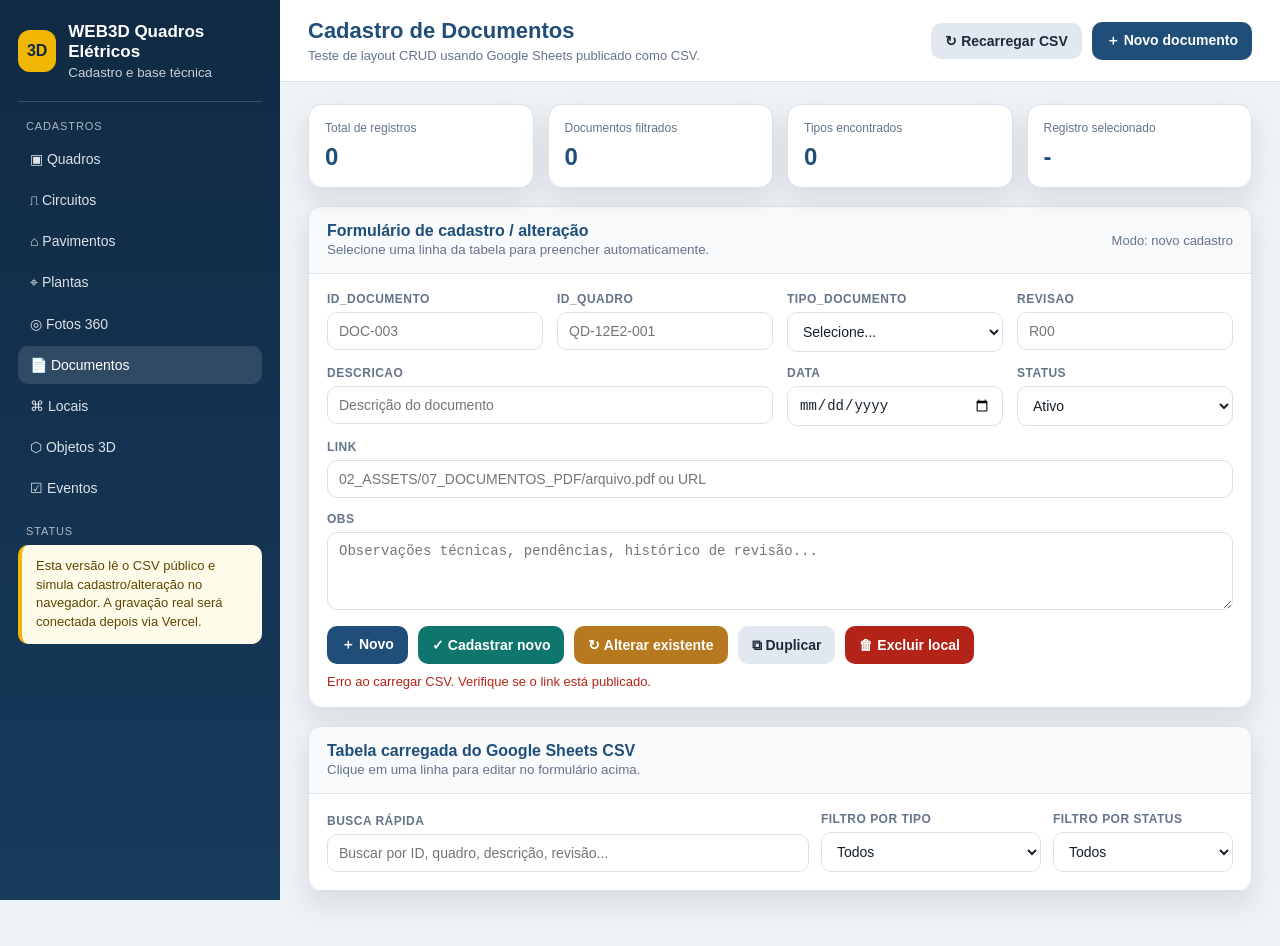
<file: 00_TESTES/index_doc.html>
<!DOCTYPE html>
<html lang="pt-BR">
<head>
  <meta charset="UTF-8" />
  <meta name="viewport" content="width=device-width, initial-scale=1.0" />
  <title>WEB3D - Cadastro de Documentos</title>
  <style>
    :root {
      --bg: #eef2f6;
      --surface: #ffffff;
      --surface-2: #f8fafc;
      --sidebar: #102a43;
      --sidebar-2: #173b5c;
      --primary: #1f4e79;
      --primary-2: #2563eb;
      --accent: #f2b705;
      --text: #17212b;
      --muted: #64748b;
      --border: #d9e2ec;
      --danger: #b42318;
      --success: #0f766e;
      --warning: #b7791f;
      --shadow: 0 12px 28px rgba(15, 23, 42, 0.10);
      --radius: 14px;
    }

    * { box-sizing: border-box; }

    body {
      margin: 0;
      font-family: Arial, Helvetica, sans-serif;
      background: var(--bg);
      color: var(--text);
    }

    .app {
      display: grid;
      grid-template-columns: 280px 1fr;
      min-height: 100vh;
    }

    aside {
      background: linear-gradient(180deg, var(--sidebar), var(--sidebar-2));
      color: #fff;
      padding: 22px 18px;
      position: sticky;
      top: 0;
      height: 100vh;
      overflow-y: auto;
    }

    .brand {
      display: flex;
      gap: 12px;
      align-items: center;
      padding-bottom: 20px;
      border-bottom: 1px solid rgba(255,255,255,0.16);
      margin-bottom: 18px;
    }

    .brand-icon {
      width: 42px;
      height: 42px;
      border-radius: 12px;
      background: var(--accent);
      color: #102a43;
      display: grid;
      place-items: center;
      font-weight: 800;
    }

    .brand h1 {
      font-size: 17px;
      margin: 0;
      line-height: 1.2;
    }

    .brand small { opacity: .78; }

    .nav-title {
      font-size: 11px;
      text-transform: uppercase;
      letter-spacing: .08em;
      opacity: .65;
      margin: 18px 8px 8px;
    }

    .nav-item {
      display: flex;
      align-items: center;
      gap: 10px;
      padding: 11px 12px;
      border-radius: 10px;
      color: rgba(255,255,255,.86);
      text-decoration: none;
      font-size: 14px;
      margin: 3px 0;
      cursor: pointer;
    }

    .nav-item.active, .nav-item:hover {
      background: rgba(255,255,255,.12);
      color: #fff;
    }

    .main {
      min-width: 0;
      display: flex;
      flex-direction: column;
    }

    header {
      background: var(--surface);
      border-bottom: 1px solid var(--border);
      padding: 18px 28px;
      display: flex;
      justify-content: space-between;
      gap: 16px;
      align-items: center;
      position: sticky;
      top: 0;
      z-index: 10;
    }

    header h2 { margin: 0 0 4px; font-size: 22px; color: var(--primary); }
    header p { margin: 0; color: var(--muted); font-size: 13px; }

    .header-actions { display: flex; gap: 10px; align-items: center; flex-wrap: wrap; justify-content: flex-end; }

    .content {
      padding: 22px 28px 36px;
      max-width: 1500px;
      width: 100%;
    }

    .cards {
      display: grid;
      grid-template-columns: repeat(4, minmax(150px, 1fr));
      gap: 14px;
      margin-bottom: 18px;
    }

    .kpi {
      background: var(--surface);
      border: 1px solid var(--border);
      border-radius: var(--radius);
      padding: 16px;
      box-shadow: var(--shadow);
    }

    .kpi span { display: block; color: var(--muted); font-size: 12px; margin-bottom: 8px; }
    .kpi strong { font-size: 24px; color: var(--primary); }

    .panel {
      background: var(--surface);
      border: 1px solid var(--border);
      border-radius: var(--radius);
      box-shadow: var(--shadow);
      margin-bottom: 18px;
      overflow: hidden;
    }

    .panel-head {
      padding: 15px 18px;
      border-bottom: 1px solid var(--border);
      background: var(--surface-2);
      display: flex;
      justify-content: space-between;
      gap: 12px;
      align-items: center;
      flex-wrap: wrap;
    }

    .panel-head h3 { margin: 0; font-size: 16px; color: var(--primary); }
    .panel-head small { color: var(--muted); }
    .panel-body { padding: 18px; }

    .form-grid {
      display: grid;
      grid-template-columns: repeat(4, minmax(180px, 1fr));
      gap: 14px;
    }

    .field { display: flex; flex-direction: column; gap: 6px; }
    .field.full { grid-column: 1 / -1; }
    .field.double { grid-column: span 2; }

    label { font-size: 12px; color: var(--muted); font-weight: 700; text-transform: uppercase; letter-spacing: .04em; }

    input, select, textarea {
      width: 100%;
      border: 1px solid var(--border);
      border-radius: 10px;
      padding: 10px 11px;
      font-size: 14px;
      background: #fff;
      color: var(--text);
      outline: none;
    }

    input:focus, select:focus, textarea:focus { border-color: var(--primary-2); box-shadow: 0 0 0 3px rgba(37,99,235,.12); }
    textarea { min-height: 78px; resize: vertical; }

    .toolbar {
      display: flex;
      gap: 10px;
      flex-wrap: wrap;
      align-items: center;
      justify-content: space-between;
      margin-top: 16px;
    }

    .button-group { display: flex; gap: 10px; flex-wrap: wrap; }

    button {
      border: 0;
      border-radius: 10px;
      padding: 10px 14px;
      font-size: 14px;
      cursor: pointer;
      font-weight: 700;
      display: inline-flex;
      gap: 8px;
      align-items: center;
      justify-content: center;
    }

    .btn-primary { background: var(--primary); color: #fff; }
    .btn-secondary { background: #e2e8f0; color: #1e293b; }
    .btn-success { background: var(--success); color: #fff; }
    .btn-danger { background: var(--danger); color: #fff; }
    .btn-warning { background: var(--warning); color: #fff; }
    button:hover { filter: brightness(.96); }

    .filters {
      display: grid;
      grid-template-columns: 1fr 220px 180px;
      gap: 12px;
      align-items: end;
      width: 100%;
    }

    .table-wrap {
      overflow: auto;
      max-height: 520px;
      border-top: 1px solid var(--border);
    }

    table { width: 100%; border-collapse: collapse; min-width: 1050px; }
    thead th {
      position: sticky;
      top: 0;
      background: #eaf1f8;
      color: #163a59;
      z-index: 1;
      font-size: 12px;
      text-transform: uppercase;
      letter-spacing: .04em;
    }
    th, td { padding: 11px 12px; border-bottom: 1px solid var(--border); text-align: left; vertical-align: top; font-size: 13px; }
    tbody tr { cursor: pointer; }
    tbody tr:hover { background: #f8fafc; }
    tbody tr.selected { background: #fff7db; }

    .tag {
      display: inline-block;
      border-radius: 999px;
      padding: 4px 9px;
      font-size: 12px;
      background: #e2e8f0;
      color: #1e293b;
      white-space: nowrap;
    }

    .link-cell a { color: var(--primary-2); text-decoration: none; font-weight: 700; }
    .link-cell a:hover { text-decoration: underline; }

    .notice {
      border-left: 4px solid var(--accent);
      background: #fffbea;
      padding: 12px 14px;
      border-radius: 10px;
      color: #5f4700;
      font-size: 13px;
      line-height: 1.45;
    }

    .status-line { color: var(--muted); font-size: 13px; }

    .mobile-menu { display: none; }

    @media (max-width: 1100px) {
      .app { grid-template-columns: 1fr; }
      aside { position: fixed; inset: 0 auto 0 0; width: 280px; transform: translateX(-100%); transition: .25s; z-index: 30; }
      aside.open { transform: translateX(0); }
      .mobile-menu { display: inline-flex; }
      header { top: 0; }
      .cards { grid-template-columns: repeat(2, 1fr); }
      .form-grid { grid-template-columns: repeat(2, 1fr); }
      .filters { grid-template-columns: 1fr; }
    }

    @media (max-width: 640px) {
      header { align-items: flex-start; flex-direction: column; padding: 16px; }
      .content { padding: 16px; }
      .cards { grid-template-columns: 1fr; }
      .form-grid { grid-template-columns: 1fr; }
      .field.double { grid-column: auto; }
      .button-group, .toolbar { width: 100%; }
      button { width: 100%; }
    }
  </style>
</head>
<body>
  <div class="app">
    <aside id="sidebar">
      <div class="brand">
        <div class="brand-icon">3D</div>
        <div>
          <h1>WEB3D Quadros Elétricos</h1>
          <small>Cadastro e base técnica</small>
        </div>
      </div>

      <div class="nav-title">Cadastros</div>
      <a class="nav-item">▣ Quadros</a>
      <a class="nav-item">⎍ Circuitos</a>
      <a class="nav-item">⌂ Pavimentos</a>
      <a class="nav-item">⌖ Plantas</a>
      <a class="nav-item">◎ Fotos 360</a>
      <a class="nav-item active">📄 Documentos</a>
      <a class="nav-item">⌘ Locais</a>
      <a class="nav-item">⬡ Objetos 3D</a>
      <a class="nav-item">☑ Eventos</a>

      <div class="nav-title">Status</div>
      <div class="notice">
        Esta versão lê o CSV público e simula cadastro/alteração no navegador. A gravação real será conectada depois via Vercel.
      </div>
    </aside>

    <section class="main">
      <header>
        <div>
          <h2>Cadastro de Documentos</h2>
          <p>Teste de layout CRUD usando Google Sheets publicado como CSV.</p>
        </div>
        <div class="header-actions">
          <button class="btn-secondary mobile-menu" onclick="toggleSidebar()">☰ Menu</button>
          <button class="btn-secondary" onclick="loadCsv()">↻ Recarregar CSV</button>
          <button class="btn-primary" onclick="newRecord()">＋ Novo documento</button>
        </div>
      </header>

      <main class="content">
        <section class="cards">
          <div class="kpi"><span>Total de registros</span><strong id="kpiTotal">0</strong></div>
          <div class="kpi"><span>Documentos filtrados</span><strong id="kpiFiltered">0</strong></div>
          <div class="kpi"><span>Tipos encontrados</span><strong id="kpiTipos">0</strong></div>
          <div class="kpi"><span>Registro selecionado</span><strong id="kpiSelected">-</strong></div>
        </section>

        <section class="panel">
          <div class="panel-head">
            <div>
              <h3>Formulário de cadastro / alteração</h3>
              <small>Selecione uma linha da tabela para preencher automaticamente.</small>
            </div>
            <span class="status-line" id="formMode">Modo: novo cadastro</span>
          </div>
          <div class="panel-body">
            <form id="docForm" onsubmit="event.preventDefault(); saveNew();">
              <div class="form-grid">
                <div class="field">
                  <label for="ID_DOCUMENTO">ID_DOCUMENTO</label>
                  <input id="ID_DOCUMENTO" name="ID_DOCUMENTO" placeholder="DOC-003" />
                </div>
                <div class="field">
                  <label for="ID_QUADRO">ID_QUADRO</label>
                  <input id="ID_QUADRO" name="ID_QUADRO" placeholder="QD-12E2-001" />
                </div>
                <div class="field">
                  <label for="TIPO_DOCUMENTO">TIPO_DOCUMENTO</label>
                  <select id="TIPO_DOCUMENTO" name="TIPO_DOCUMENTO">
                    <option value="">Selecione...</option>
                    <option>Diagrama</option>
                    <option>DataBook</option>
                    <option>Memorial</option>
                    <option>Manual</option>
                    <option>Laudo</option>
                    <option>Projeto</option>
                    <option>As Built</option>
                  </select>
                </div>
                <div class="field">
                  <label for="REVISAO">REVISAO</label>
                  <input id="REVISAO" name="REVISAO" placeholder="R00" />
                </div>
                <div class="field double">
                  <label for="DESCRICAO">DESCRICAO</label>
                  <input id="DESCRICAO" name="DESCRICAO" placeholder="Descrição do documento" />
                </div>
                <div class="field">
                  <label for="DATA">DATA</label>
                  <input type="date" id="DATA" name="DATA" />
                </div>
                <div class="field">
                  <label for="STATUS">STATUS</label>
                  <select id="STATUS" name="STATUS">
                    <option>Ativo</option>
                    <option>Em revisão</option>
                    <option>Substituído</option>
                    <option>Cancelado</option>
                  </select>
                </div>
                <div class="field full">
                  <label for="LINK">LINK</label>
                  <input id="LINK" name="LINK" placeholder="02_ASSETS/07_DOCUMENTOS_PDF/arquivo.pdf ou URL" />
                </div>
                <div class="field full">
                  <label for="OBS">OBS</label>
                  <textarea id="OBS" name="OBS" placeholder="Observações técnicas, pendências, histórico de revisão..."></textarea>
                </div>
              </div>

              <div class="toolbar">
                <div class="button-group">
                  <button type="button" class="btn-primary" onclick="newRecord()">＋ Novo</button>
                  <button type="submit" class="btn-success">✓ Cadastrar novo</button>
                  <button type="button" class="btn-warning" onclick="updateSelected()">↻ Alterar existente</button>
                  <button type="button" class="btn-secondary" onclick="duplicateSelected()">⧉ Duplicar</button>
                  <button type="button" class="btn-danger" onclick="deleteSelected()">🗑 Excluir local</button>
                </div>
                <span class="status-line" id="actionStatus">Aguardando dados...</span>
              </div>
            </form>
          </div>
        </section>

        <section class="panel">
          <div class="panel-head">
            <div>
              <h3>Tabela carregada do Google Sheets CSV</h3>
              <small>Clique em uma linha para editar no formulário acima.</small>
            </div>
          </div>
          <div class="panel-body">
            <div class="filters">
              <div class="field">
                <label for="searchInput">Busca rápida</label>
                <input id="searchInput" placeholder="Buscar por ID, quadro, descrição, revisão..." oninput="applyFilters()" />
              </div>
              <div class="field">
                <label for="typeFilter">Filtro por tipo</label>
                <select id="typeFilter" onchange="applyFilters()"><option value="">Todos</option></select>
              </div>
              <div class="field">
                <label for="statusFilter">Filtro por status</label>
                <select id="statusFilter" onchange="applyFilters()">
                  <option value="">Todos</option>
                  <option>Ativo</option>
                  <option>Em revisão</option>
                  <option>Substituído</option>
                  <option>Cancelado</option>
                </select>
              </div>
            </div>
          </div>
          <div class="table-wrap">
            <table>
              <thead id="tableHead"></thead>
              <tbody id="tableBody"></tbody>
            </table>
          </div>
        </section>
      </main>
    </section>
  </div>

  <script>
    const CSV_URL = 'https://docs.google.com/spreadsheets/d/e/2PACX-1vQf6iiyxDFpR2QYdkGOxAdKNnDy_Ijkp5RTa5SJCrrXCw45YkzD0X91hLAq_XKQ4yM0lR8pI4U3ns1x/pub?gid=858500309&single=true&output=csv';
    const API_URL = ''; // Futuro endpoint Vercel. Exemplo: https://seu-projeto.vercel.app/api/documentos

    let records = [];
    let filteredRecords = [];
    let headers = [];
    let selectedIndex = -1;

    function toggleSidebar() {
      document.getElementById('sidebar').classList.toggle('open');
    }

    function parseCsv(text) {
      const rows = [];
      let row = [];
      let cell = '';
      let inQuotes = false;

      for (let i = 0; i < text.length; i++) {
        const char = text[i];
        const next = text[i + 1];

        if (char === '"' && inQuotes && next === '"') {
          cell += '"';
          i++;
        } else if (char === '"') {
          inQuotes = !inQuotes;
        } else if (char === ',' && !inQuotes) {
          row.push(cell.trim());
          cell = '';
        } else if ((char === '\n' || char === '\r') && !inQuotes) {
          if (cell || row.length) {
            row.push(cell.trim());
            rows.push(row);
            row = [];
            cell = '';
          }
          if (char === '\r' && next === '\n') i++;
        } else {
          cell += char;
        }
      }
      if (cell || row.length) {
        row.push(cell.trim());
        rows.push(row);
      }
      return rows;
    }

    async function loadCsv() {
      setStatus('Carregando dados do CSV...');
      try {
        const response = await fetch(CSV_URL + '&cacheBust=' + Date.now());
        if (!response.ok) throw new Error('Erro HTTP ' + response.status);
        const text = await response.text();
        const rows = parseCsv(text).filter(r => r.some(c => c !== ''));
        headers = rows.shift() || [];

        records = rows.map((row, index) => {
          const item = { __index: index };
          headers.forEach((h, i) => item[h] = row[i] || '');
          if (!item.STATUS) item.STATUS = 'Ativo';
          return item;
        });

        if (!headers.includes('STATUS')) headers.push('STATUS');
        selectedIndex = -1;
        buildTypeFilter();
        applyFilters();
        newRecord(false);
        setStatus('CSV carregado com sucesso.');
      } catch (error) {
        console.error(error);
        setStatus('Erro ao carregar CSV. Verifique se o link está publicado.', true);
      }
    }

    function buildTypeFilter() {
      const typeFilter = document.getElementById('typeFilter');
      const tipos = [...new Set(records.map(r => r.TIPO_DOCUMENTO).filter(Boolean))].sort();
      typeFilter.innerHTML = '<option value="">Todos</option>' + tipos.map(t => `<option>${escapeHtml(t)}</option>`).join('');
    }

    function applyFilters() {
      const term = document.getElementById('searchInput').value.toLowerCase().trim();
      const type = document.getElementById('typeFilter').value;
      const status = document.getElementById('statusFilter').value;

      filteredRecords = records.filter(item => {
        const text = headers.map(h => item[h] || '').join(' ').toLowerCase();
        const matchTerm = !term || text.includes(term);
        const matchType = !type || item.TIPO_DOCUMENTO === type;
        const matchStatus = !status || item.STATUS === status;
        return matchTerm && matchType && matchStatus;
      });

      renderTable();
      updateKpis();
    }

    function renderTable() {
      const head = document.getElementById('tableHead');
      const body = document.getElementById('tableBody');
      const visibleHeaders = ['ID_DOCUMENTO', 'ID_QUADRO', 'TIPO_DOCUMENTO', 'DESCRICAO', 'REVISAO', 'DATA', 'STATUS', 'LINK', 'OBS'];

      head.innerHTML = '<tr>' + visibleHeaders.map(h => `<th>${escapeHtml(h)}</th>`).join('') + '</tr>';
      body.innerHTML = filteredRecords.map(item => {
        const originalIndex = records.indexOf(item);
        return `<tr class="${originalIndex === selectedIndex ? 'selected' : ''}" onclick="selectRecord(${originalIndex})">` +
          visibleHeaders.map(h => `<td class="${h === 'LINK' ? 'link-cell' : ''}">${formatCell(h, item[h])}</td>`).join('') +
          '</tr>';
      }).join('');
    }

    function formatCell(header, value) {
      const safe = escapeHtml(value || '');
      if (header === 'TIPO_DOCUMENTO' || header === 'STATUS') return `<span class="tag">${safe}</span>`;
      if (header === 'LINK' && value) return `<a href="${safe}" target="_blank" rel="noopener">Abrir</a>`;
      return safe;
    }

    function selectRecord(index) {
      selectedIndex = index;
      const item = records[index];
      fillForm(item);
      document.getElementById('formMode').textContent = 'Modo: alteração do registro ' + (item.ID_DOCUMENTO || '-');
      document.getElementById('kpiSelected').textContent = item.ID_DOCUMENTO || '-';
      renderTable();
      setStatus('Registro selecionado para edição.');
      window.scrollTo({ top: 0, behavior: 'smooth' });
    }

    function fillForm(item) {
      ['ID_DOCUMENTO','ID_QUADRO','TIPO_DOCUMENTO','DESCRICAO','LINK','REVISAO','DATA','OBS','STATUS'].forEach(id => {
        const el = document.getElementById(id);
        if (el) el.value = item[id] || '';
      });
    }

    function getFormData() {
      const data = {};
      ['ID_DOCUMENTO','ID_QUADRO','TIPO_DOCUMENTO','DESCRICAO','LINK','REVISAO','DATA','OBS','STATUS'].forEach(id => {
        data[id] = document.getElementById(id).value.trim();
      });
      return data;
    }

    function newRecord(clearStatus = true) {
      selectedIndex = -1;
      document.getElementById('docForm').reset();
      document.getElementById('STATUS').value = 'Ativo';
      document.getElementById('formMode').textContent = 'Modo: novo cadastro';
      document.getElementById('kpiSelected').textContent = '-';
      renderTable();
      if (clearStatus) setStatus('Formulário limpo para novo cadastro.');
    }

    function saveNew() {
      const data = getFormData();
      if (!data.ID_DOCUMENTO) {
        data.ID_DOCUMENTO = generateNextId();
        document.getElementById('ID_DOCUMENTO').value = data.ID_DOCUMENTO;
      }
      records.push(data);
      buildTypeFilter();
      applyFilters();
      setStatus('Novo registro inserido localmente. Depois será enviado ao Google Sheets via Vercel.');
      // Futuro: await fetch(API_URL, { method: 'POST', body: JSON.stringify(data) })
    }

    function updateSelected() {
      if (selectedIndex < 0) {
        setStatus('Selecione uma linha antes de alterar.', true);
        return;
      }
      records[selectedIndex] = { ...records[selectedIndex], ...getFormData() };
      buildTypeFilter();
      applyFilters();
      setStatus('Registro alterado localmente. Depois será atualizado no Google Sheets via Vercel.');
      // Futuro: await fetch(API_URL + '/' + ID, { method: 'PUT', body: JSON.stringify(data) })
    }

    function duplicateSelected() {
      if (selectedIndex < 0) {
        setStatus('Selecione uma linha antes de duplicar.', true);
        return;
      }
      const copy = { ...records[selectedIndex], ID_DOCUMENTO: generateNextId(), REVISAO: 'R00' };
      records.push(copy);
      fillForm(copy);
      selectedIndex = records.length - 1;
      buildTypeFilter();
      applyFilters();
      setStatus('Registro duplicado localmente.');
    }

    function deleteSelected() {
      if (selectedIndex < 0) {
        setStatus('Selecione uma linha antes de excluir.', true);
        return;
      }
      const id = records[selectedIndex].ID_DOCUMENTO || 'registro';
      if (!confirm('Excluir localmente o registro ' + id + '?')) return;
      records.splice(selectedIndex, 1);
      newRecord(false);
      buildTypeFilter();
      applyFilters();
      setStatus('Registro excluído localmente. Depois será removido/baixado no Google Sheets via Vercel.');
    }

    function generateNextId() {
      const nums = records
        .map(r => (r.ID_DOCUMENTO || '').match(/DOC-(\d+)/))
        .filter(Boolean)
        .map(m => Number(m[1]));
      const next = (Math.max(0, ...nums) + 1).toString().padStart(3, '0');
      return 'DOC-' + next;
    }

    function updateKpis() {
      document.getElementById('kpiTotal').textContent = records.length;
      document.getElementById('kpiFiltered').textContent = filteredRecords.length;
      document.getElementById('kpiTipos').textContent = new Set(records.map(r => r.TIPO_DOCUMENTO).filter(Boolean)).size;
      if (selectedIndex < 0) document.getElementById('kpiSelected').textContent = '-';
    }

    function setStatus(message, isError = false) {
      const el = document.getElementById('actionStatus');
      el.textContent = message;
      el.style.color = isError ? 'var(--danger)' : 'var(--muted)';
    }

    function escapeHtml(value) {
      return String(value || '')
        .replaceAll('&', '&amp;')
        .replaceAll('<', '&lt;')
        .replaceAll('>', '&gt;')
        .replaceAll('"', '&quot;')
        .replaceAll("'", '&#039;');
    }

    document.addEventListener('DOMContentLoaded', loadCsv);
  </script>
</body>
</html>
</file>
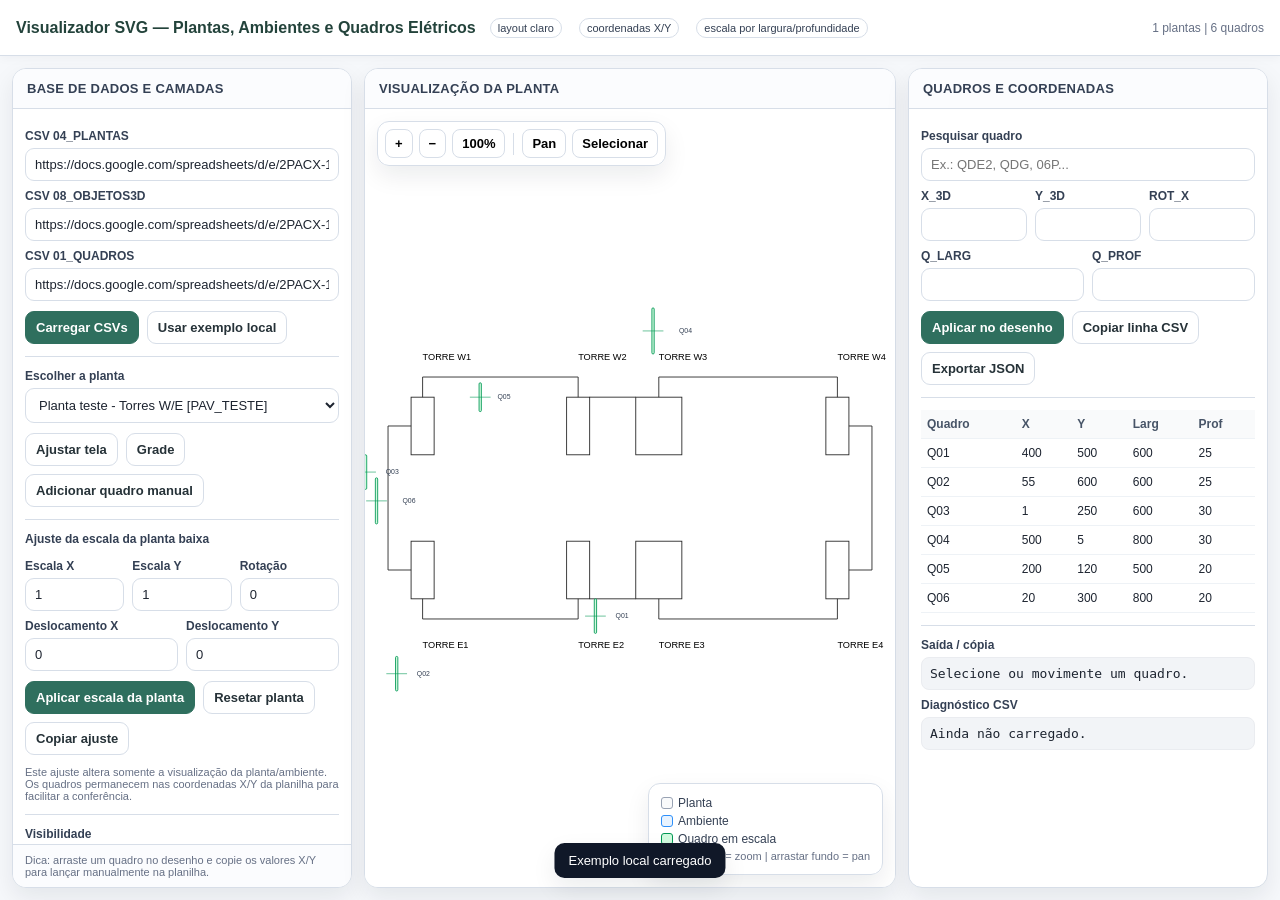
<file: 00_TESTES/Plantas_quadros_svg_escala.html>
<!doctype html>
<html lang="pt-BR">
<head>
  <meta charset="utf-8" />
  <meta name="viewport" content="width=device-width, initial-scale=1" />
  <title>Visualizador de Plantas e Quadros Elétricos - SVG</title>
  <style>
    :root{
      --bg:#f6f8fb; --panel:#ffffff; --line:#d7dee8; --text:#1d2430; --muted:#667085;
      --brand:#2f6f5e; --brand2:#e8f3ef; --danger:#b42318; --warn:#b54708;
      --shadow:0 10px 24px rgba(16,24,40,.08); --radius:14px;
      --font: Arial, Helvetica, sans-serif;
    }
    *{box-sizing:border-box}
    body{margin:0;background:var(--bg);font-family:var(--font);color:var(--text);font-size:13px;overflow:hidden}
    header{height:56px;background:var(--panel);border-bottom:1px solid var(--line);display:flex;align-items:center;gap:14px;padding:0 16px;box-shadow:0 2px 10px rgba(16,24,40,.04);position:relative;z-index:3}
    header h1{font-size:16px;margin:0;font-weight:700;color:#23433b;white-space:nowrap}
    header .status{margin-left:auto;color:var(--muted);font-size:12px}
    main{height:calc(100vh - 56px);display:grid;grid-template-columns:340px 1fr 360px;gap:12px;padding:12px}
    .panel{background:var(--panel);border:1px solid var(--line);border-radius:var(--radius);box-shadow:var(--shadow);min-height:0;overflow:hidden;display:flex;flex-direction:column}
    .panel h2{font-size:13px;margin:0;padding:12px 14px;border-bottom:1px solid var(--line);background:#fbfcfe;color:#344054;text-transform:uppercase;letter-spacing:.02em}
    .panel-body{padding:12px;overflow:auto;min-height:0}
    label{display:block;font-size:12px;color:#344054;font-weight:600;margin:8px 0 5px}
    input, select, textarea, button{font-family:var(--font);font-size:13px}
    input, select, textarea{width:100%;border:1px solid var(--line);border-radius:9px;background:#fff;color:var(--text);padding:8px 9px;outline:none}
    input:focus, select:focus, textarea:focus{border-color:var(--brand);box-shadow:0 0 0 3px rgba(47,111,94,.12)}
    textarea{min-height:80px;resize:vertical}
    .row{display:grid;grid-template-columns:1fr 1fr;gap:8px}.row3{display:grid;grid-template-columns:1fr 1fr 1fr;gap:8px}
    .btns{display:flex;flex-wrap:wrap;gap:8px;margin-top:10px}.btn{border:1px solid var(--line);border-radius:9px;background:#fff;color:#263238;padding:8px 10px;cursor:pointer;font-weight:600}.btn:hover{background:#f2f6f9}.btn.primary{background:var(--brand);border-color:var(--brand);color:#fff}.btn.warn{color:var(--warn)}.btn.danger{color:var(--danger)}
    .viewer-wrap{position:relative;flex:1;min-height:0;background:#eef2f7}
    #viewer{width:100%;height:100%;display:block;background:#fff;cursor:grab}.dragging #viewer{cursor:grabbing}.crosshair{cursor:crosshair!important}
    .toolbar{position:absolute;left:12px;top:12px;z-index:2;background:rgba(255,255,255,.92);border:1px solid var(--line);border-radius:12px;box-shadow:var(--shadow);display:flex;gap:6px;padding:7px;align-items:center}
    .toolbar button{border:1px solid var(--line);background:#fff;border-radius:8px;padding:6px 9px;cursor:pointer;font-weight:700}.toolbar .sep{width:1px;height:22px;background:var(--line);margin:0 2px}
    .legend{position:absolute;right:12px;bottom:12px;background:rgba(255,255,255,.94);border:1px solid var(--line);border-radius:12px;box-shadow:var(--shadow);padding:10px 12px;color:#344054;font-size:12px;line-height:1.5}
    .sw{display:inline-block;width:12px;height:12px;border-radius:3px;margin-right:5px;vertical-align:-2px}.sw.planta{background:#f9fafb;border:1px solid #98a2b3}.sw.amb{background:#e8f3ff;border:1px solid #2e90fa}.sw.q{background:#d1fadf;border:1px solid #039855}
    table{width:100%;border-collapse:collapse;font-size:12px}th,td{padding:7px 6px;border-bottom:1px solid #eef2f6;text-align:left;white-space:nowrap}th{position:sticky;top:0;background:#f9fafb;color:#475467;z-index:1}tr:hover{background:#f6fbf9}tr.selected{background:var(--brand2)}
    .muted{color:var(--muted);font-size:12px}.small{font-size:11px;color:var(--muted)}.pill{display:inline-flex;align-items:center;border:1px solid var(--line);border-radius:999px;padding:3px 7px;background:#fff;font-size:11px;color:#344054;margin:2px 3px 2px 0}
    .divider{height:1px;background:var(--line);margin:12px 0}.checkline{display:flex;align-items:center;gap:8px;margin:7px 0}.checkline input{width:auto}.footer-note{padding:9px 12px;border-top:1px solid var(--line);background:#fbfcfe;color:var(--muted);font-size:11px}
    .toast{position:fixed;left:50%;bottom:22px;transform:translateX(-50%);background:#101828;color:#fff;padding:10px 14px;border-radius:10px;box-shadow:var(--shadow);display:none;z-index:10;max-width:80vw}.toast.show{display:block}
    .code{font-family:Consolas, monospace;background:#f2f4f7;border:1px solid #eaecf0;border-radius:8px;padding:8px;white-space:pre-wrap;overflow:auto;max-height:170px}
  </style>
</head>
<body>
<header>
  <h1>Visualizador SVG — Plantas, Ambientes e Quadros Elétricos</h1>
  <span class="pill">layout claro</span><span class="pill">coordenadas X/Y</span><span class="pill">escala por largura/profundidade</span>
  <div class="status" id="status">Aguardando carregamento...</div>
</header>
<main>
  <section class="panel">
    <h2>Base de dados e camadas</h2>
    <div class="panel-body">
      <label>CSV 04_PLANTAS</label>
      <input id="urlPlantas" value="https://docs.google.com/spreadsheets/d/e/2PACX-1vQf6iiyxDFpR2QYdkGOxAdKNnDy_Ijkp5RTa5SJCrrXCw45YkzD0X91hLAq_XKQ4yM0lR8pI4U3ns1x/pub?gid=1441671362&single=true&output=csv">
      <label>CSV 08_OBJETOS3D</label>
      <input id="urlObjetos" value="https://docs.google.com/spreadsheets/d/e/2PACX-1vQf6iiyxDFpR2QYdkGOxAdKNnDy_Ijkp5RTa5SJCrrXCw45YkzD0X91hLAq_XKQ4yM0lR8pI4U3ns1x/pub?gid=1290160730&single=true&output=csv">
      <label>CSV 01_QUADROS</label>
      <input id="urlQuadros" value="https://docs.google.com/spreadsheets/d/e/2PACX-1vQf6iiyxDFpR2QYdkGOxAdKNnDy_Ijkp5RTa5SJCrrXCw45YkzD0X91hLAq_XKQ4yM0lR8pI4U3ns1x/pub?gid=548425096&single=true&output=csv">
      <div class="btns"><button class="btn primary" id="btnLoad">Carregar CSVs</button><button class="btn" id="btnSample">Usar exemplo local</button></div>
      <div class="divider"></div>
      <label>Escolher a planta</label><select id="plantaSelect"></select>
      <div class="btns"><button class="btn" id="btnFit">Ajustar tela</button><button class="btn" id="btnGrid">Grade</button><button class="btn" id="btnAdd">Adicionar quadro manual</button></div>
      <div class="divider"></div>
      <label>Ajuste da escala da planta baixa</label>
      <div class="row3"><div><label>Escala X</label><input id="plantScaleX" type="number" value="1" step="0.01"></div><div><label>Escala Y</label><input id="plantScaleY" type="number" value="1" step="0.01"></div><div><label>Rotação</label><input id="plantRot" type="number" value="0" step="1"></div></div>
      <div class="row"><div><label>Deslocamento X</label><input id="plantOffsetX" type="number" value="0" step="1"></div><div><label>Deslocamento Y</label><input id="plantOffsetY" type="number" value="0" step="1"></div></div>
      <div class="btns"><button class="btn primary" id="btnApplyPlantScale">Aplicar escala da planta</button><button class="btn" id="btnResetPlantScale">Resetar planta</button><button class="btn" id="btnCopyPlantScale">Copiar ajuste</button></div>
      <p class="small">Este ajuste altera somente a visualização da planta/ambiente. Os quadros permanecem nas coordenadas X/Y da planilha para facilitar a conferência.</p>
      <div class="divider"></div>
      <label>Visibilidade</label>
      <div class="checkline"><input type="checkbox" id="chkPlanta" checked><span>SVG da planta</span></div>
      <div class="checkline"><input type="checkbox" id="chkAmb" checked><span>SVG do ambiente</span></div>
      <div class="checkline"><input type="checkbox" id="chkQuadros" checked><span>Símbolos dos quadros</span></div>
      <div class="checkline"><input type="checkbox" id="chkLabels" checked><span>Identificação dos quadros</span></div>
      <div class="divider"></div>
      <label>Escala dos quadros</label>
      <div class="row"><div><label>mm por unidade SVG</label><input id="mmPorUnidade" type="number" value="10" step="1"></div><div><label>Altura visual padrão</label><input id="alturaVisual" type="number" value="36" step="1"></div></div>
      <p class="small">Largura = Q_LARG ÷ mm/unidade. Profundidade = Q_PROF ÷ mm/unidade. Use para conferir se o símbolo está proporcional na planta.</p>
    </div>
    <div class="footer-note">Dica: arraste um quadro no desenho e copie os valores X/Y para lançar manualmente na planilha.</div>
  </section>

  <section class="panel">
    <h2>Visualização da planta</h2>
    <div class="viewer-wrap" id="wrap">
      <div class="toolbar">
        <button id="zoomIn">+</button><button id="zoomOut">−</button><button id="resetView">100%</button><span class="sep"></span><button id="modePan">Pan</button><button id="modeSelect">Selecionar</button>
      </div>
      <svg id="viewer" xmlns="http://www.w3.org/2000/svg">
        <defs><pattern id="grid" width="50" height="50" patternUnits="userSpaceOnUse"><path d="M 50 0 L 0 0 0 50" fill="none" stroke="#e4e7ec" stroke-width="1"/></pattern></defs>
        <rect id="gridRect" x="-5000" y="-5000" width="10000" height="10000" fill="url(#grid)" display="none"/>
        <g id="camera"><g id="layerPlanta"></g><g id="layerAmb"></g><g id="layerQuadros"></g></g>
      </svg>
      <div class="legend"><div><span class="sw planta"></span>Planta</div><div><span class="sw amb"></span>Ambiente</div><div><span class="sw q"></span>Quadro em escala</div><div class="small">Mouse: roda = zoom | arrastar fundo = pan</div></div>
    </div>
  </section>

  <section class="panel">
    <h2>Quadros e coordenadas</h2>
    <div class="panel-body">
      <label>Pesquisar quadro</label><input id="search" placeholder="Ex.: QDE2, QDG, 06P...">
      <div class="row3"><div><label>X_3D</label><input id="editX" type="number" step="1"></div><div><label>Y_3D</label><input id="editY" type="number" step="1"></div><div><label>ROT_X</label><input id="editRot" type="number" step="1"></div></div>
      <div class="row"><div><label>Q_LARG</label><input id="editLarg" type="number" step="1"></div><div><label>Q_PROF</label><input id="editProf" type="number" step="1"></div></div>
      <div class="btns"><button class="btn primary" id="btnApply">Aplicar no desenho</button><button class="btn" id="btnCopy">Copiar linha CSV</button><button class="btn" id="btnExport">Exportar JSON</button></div>
      <div class="divider"></div>
      <table><thead><tr><th>Quadro</th><th>X</th><th>Y</th><th>Larg</th><th>Prof</th></tr></thead><tbody id="tbody"></tbody></table>
      <div class="divider"></div>
      <label>Saída / cópia</label><div id="output" class="code">Selecione ou movimente um quadro.</div>
      <label>Diagnóstico CSV</label><div id="diag" class="code">Ainda não carregado.</div>
    </div>
  </section>
</main>
<div id="toast" class="toast"></div>
<script>
const DEFAULT_PLANTA_SVG = `<svg xmlns="http://www.w3.org/2000/svg" viewBox="0 0 920 590"><g><text x="100" y="55" font-family="Arial" font-size="16">TORRE W1</text><text x="370" y="55" font-family="Arial" font-size="16">TORRE W2</text><text x="510" y="55" font-family="Arial" font-size="16">TORRE W3</text><text x="820" y="55" font-family="Arial" font-size="16">TORRE W4</text><text x="100" y="555" font-family="Arial" font-size="16">TORRE E1</text><text x="370" y="555" font-family="Arial" font-size="16">TORRE E2</text><text x="510" y="555" font-family="Arial" font-size="16">TORRE E3</text><text x="820" y="555" font-family="Arial" font-size="16">TORRE E4</text><rect fill="none" width="40" height="100" stroke="#222" stroke-width="1.5" x="80" y="120"/><rect fill="none" width="40" height="100" stroke="#222" stroke-width="1.5" x="350" y="120"/><rect fill="none" width="80" height="100" stroke="#222" stroke-width="1.5" x="470" y="120"/><rect fill="none" width="40" height="100" stroke="#222" stroke-width="1.5" x="800" y="120"/><rect fill="none" width="40" height="100" stroke="#222" stroke-width="1.5" x="80" y="370"/><rect fill="none" width="40" height="100" stroke="#222" stroke-width="1.5" x="350" y="370"/><rect fill="none" width="80" height="100" stroke="#222" stroke-width="1.5" x="470" y="370"/><rect fill="none" width="40" height="100" stroke="#222" stroke-width="1.5" x="800" y="370"/><path d="M100,120L100,85L370,85L370,120" fill="none" stroke="#222" stroke-width="1.5"/><path d="M390,120L470,120" fill="none" stroke="#222" stroke-width="1.5"/><path d="M510,120L510,85L820,85L820,120" fill="none" stroke="#222" stroke-width="1.5"/><path d="M100,470L100,505L370,505L370,470" fill="none" stroke="#222" stroke-width="1.5"/><path d="M390,470L470,470" fill="none" stroke="#222" stroke-width="1.5"/><path d="M510,470L510,505L820,505L820,470" fill="none" stroke="#222" stroke-width="1.5"/><path d="M80,170L40,170L40,420L80,420" fill="none" stroke="#222" stroke-width="1.5"/><path d="M840,170L880,170L880,420L840,420" fill="none" stroke="#222" stroke-width="1.5"/></g></svg>`;
let plantas=[], objetos=[], quadros=[], selected=null, mode='select', showGrid=false;
let plantTransforms={};
let csvDiagnostics=[];
let view={x:0,y:0,k:1}; const NS='http://www.w3.org/2000/svg';
const $=id=>document.getElementById(id);
function toast(msg){$('toast').textContent=msg;$('toast').classList.add('show');setTimeout(()=>$('toast').classList.remove('show'),2200)}
function cleanHeader(h){return String(h||'').replace(/^\uFEFF/,'').trim()}
function normKey(s){return cleanHeader(s).normalize('NFD').replace(/[\u0300-\u036f]/g,'').replace(/[^A-Z0-9]/gi,'').toUpperCase()}
function parseCSV(text){
  const rows=[];let row=[],cur='',q=false;
  for(let i=0;i<text.length;i++){const c=text[i],n=text[i+1];
    if(c==='"'&&q&&n==='"'){cur+='"';i++}
    else if(c==='"'){q=!q}
    else if(c===','&&!q){row.push(cur);cur=''}
    else if((c==='\n'||c==='\r')&&!q){if(c==='\r'&&n==='\n')i++;row.push(cur);if(row.some(v=>String(v).trim()!==''))rows.push(row);row=[];cur=''}
    else cur+=c
  }
  row.push(cur); if(row.some(v=>String(v).trim()!==''))rows.push(row);
  if(!rows.length) return {headers:[],data:[]};
  const headers=rows.shift().map(cleanHeader);
  const data=rows.map(r=>Object.fromEntries(headers.map((h,i)=>[h,(r[i]||'').trim()])));
  return {headers,data};
}
async function fetchCSVInfo(name,url){
  const r=await fetch(url,{cache:'no-store', mode:'cors'});
  if(!r.ok) throw new Error(`${name}: HTTP ${r.status}`);
  const parsed=parseCSV(await r.text());
  csvDiagnostics.push(`${name}: OK | ${parsed.data.length} linhas | cabeçalhos: ${parsed.headers.join(' | ')}`);
  return parsed;
}
function first(obj,names,def=''){
  const keys=Object.keys(obj||{});
  for(const n of names){const nk=normKey(n); const k=keys.find(k=>normKey(k)===nk); if(k && obj[k]!==undefined && String(obj[k]).trim()!=='') return obj[k]}
  return def;
}
function num(v,d=0){const n=parseFloat(String(v??'').replace(',','.')); return isNaN(n)?d:n}
function normalizeQuadro(r,i){
  return {...r,
    _id:first(r,['ID','ID_QUADRO','CODIGO','CÓDIGO','COD_QUADRO','QUADRO','NOME','TAG'],'Q'+(i+1)),
    _nome:first(r,['QUADRO','NOME','NOME_QUADRO','TAG','ID','CODIGO'],'Q'+(i+1)),
    X_3D:num(first(r,['X_3D','X3D','X','POS_X','POSICAO_X','POSIÇÃO_X','X_PLANTA']),80+i*50),
    Y_3D:num(first(r,['Y_3D','Y3D','Y','POS_Y','POSICAO_Y','POSIÇÃO_Y','Y_PLANTA']),120),
    Z_3D:num(first(r,['Z_3D','Z3D','Z']),0),
    ROT_X:num(first(r,['ROT_X','ROTX','ROT','ROTACAO','ROTAÇÃO','ANGULO','ÂNGULO'],90),90),
    Q_LARG:num(first(r,['Q_LARG','QLARG','LARGURA','LARG','Q_LARGURA','WIDTH'],600),600),
    Q_PROF:num(first(r,['Q_PROF','QPROF','PROFUNDIDADE','PROF','Q_PROFUNDIDADE','DEPTH'],25),25),
    PLANTA:first(r,['PLANTA','ID_PLANTA','PAVIMENTO','PAV','PAVIMENTO_ID','COD_PLANTA','04_PLANTAS'],'')
  };
}
function normalizePlanta(r,i){
  return {...r,
    _id:first(r,['ID','ID_PLANTA','CODIGO','CÓDIGO','COD_PLANTA','PLANTA','PAVIMENTO','PAV'],'P'+(i+1)),
    _nome:first(r,['NOME','NOME_PLANTA','DESCRICAO','DESCRIÇÃO','PLANTA','PAVIMENTO','PAV'],'Planta '+(i+1)),
    SVG:first(r,['SVG','SVG_PLANTA','LINK_SVG','URL_SVG','ARQUIVO_SVG','CONTEUDO_SVG','CONTEÚDO_SVG','BASE_SVG','PLANTA_SVG','LINK'],'')
  };
}
function loadSample(){plantas=[{_id:'PAV_TESTE',_nome:'Planta teste - Torres W/E',SVG:DEFAULT_PLANTA_SVG}];quadros=[
{_id:'Q01',_nome:'Q01',X_3D:400,Y_3D:500,Z_3D:0,ROT_X:90,Q_LARG:600,Q_PROF:25,PLANTA:'PAV_TESTE'},
{_id:'Q02',_nome:'Q02',X_3D:55,Y_3D:600,Z_3D:0,ROT_X:90,Q_LARG:600,Q_PROF:25,PLANTA:'PAV_TESTE'},
{_id:'Q03',_nome:'Q03',X_3D:1,Y_3D:250,Z_3D:0,ROT_X:90,Q_LARG:600,Q_PROF:30,PLANTA:'PAV_TESTE'},
{_id:'Q04',_nome:'Q04',X_3D:500,Y_3D:5,Z_3D:0,ROT_X:90,Q_LARG:800,Q_PROF:30,PLANTA:'PAV_TESTE'},
{_id:'Q05',_nome:'Q05',X_3D:200,Y_3D:120,Z_3D:0,ROT_X:90,Q_LARG:500,Q_PROF:20,PLANTA:'PAV_TESTE'},
{_id:'Q06',_nome:'Q06',X_3D:20,Y_3D:300,Z_3D:0,ROT_X:90,Q_LARG:800,Q_PROF:20,PLANTA:'PAV_TESTE'}];objetos=[];refreshAll();toast('Exemplo local carregado')}
async function loadAll(){
  csvDiagnostics=[];
  $('status').textContent='Carregando CSVs...';
  const results=await Promise.allSettled([
    fetchCSVInfo('04_PLANTAS',$('urlPlantas').value),
    fetchCSVInfo('08_OBJETOS3D',$('urlObjetos').value),
    fetchCSVInfo('01_QUADROS',$('urlQuadros').value)
  ]);
  if(results[0].status==='fulfilled') plantas=results[0].value.data.map(normalizePlanta); else csvDiagnostics.push('04_PLANTAS: ERRO | '+results[0].reason.message);
  if(results[1].status==='fulfilled') objetos=results[1].value.data; else {objetos=[]; csvDiagnostics.push('08_OBJETOS3D: ERRO | '+results[1].reason.message+' | carregamento continua sem esta tabela');}
  if(results[2].status==='fulfilled') quadros=results[2].value.data.map(normalizeQuadro); else csvDiagnostics.push('01_QUADROS: ERRO | '+results[2].reason.message);
  if(!plantas.length) plantas=[{_id:'DEFAULT',_nome:'Planta padrão / fallback',SVG:DEFAULT_PLANTA_SVG}];
  refreshAll();
  $('diag').textContent=csvDiagnostics.join('\n');
  const okQuadros=quadros.length>0, okPlantas=plantas.length>0;
  $('status').textContent = `${plantas.length} plantas | ${quadros.length} quadros | ${objetos.length} objetos`;
  toast(okQuadros?'CSVs carregados. Verifique diagnóstico.':'Carregou parcialmente. Verifique diagnóstico CSV.');
}
function refreshAll(){const sel=$('plantaSelect');sel.innerHTML='';plantas.forEach(p=>{const o=document.createElement('option');o.value=p._id;o.textContent=p._nome+' ['+p._id+']';sel.appendChild(o)}); if(!sel.value&&plantas[0])sel.value=plantas[0]._id; render(); renderTable(); $('status').textContent=`${plantas.length} plantas | ${quadros.length} quadros`}
function importSvgInto(layer,svgText){layer.innerHTML=''; if(!svgText){svgText=DEFAULT_PLANTA_SVG} if(/^https?:/i.test(svgText)){ layer.innerHTML='<text x="30" y="30" fill="#b54708">Link SVG detectado. Cole o conteúdo SVG ou use fetch via backend se houver CORS.</text>'; return }
const doc=new DOMParser().parseFromString(svgText,'image/svg+xml'); const svg=doc.documentElement; [...svg.childNodes].forEach(n=>layer.appendChild(document.importNode(n,true))); const vb=svg.getAttribute('viewBox'); if(vb){ $('viewer').setAttribute('viewBox',vb); } else fitView(); }
function currentPlanta(){return plantas.find(p=>p._id===$('plantaSelect').value)||plantas[0]}
function getPlantTransform(id){
  if(!id) return {sx:1,sy:1,rot:0,tx:0,ty:0};
  if(!plantTransforms[id]) plantTransforms[id]={sx:1,sy:1,rot:0,tx:0,ty:0};
  return plantTransforms[id];
}
function readPlantTransformInputs(){
  const p=currentPlanta(); if(!p) return;
  plantTransforms[p._id]={
    sx:num($('plantScaleX').value,1),
    sy:num($('plantScaleY').value,1),
    rot:num($('plantRot').value,0),
    tx:num($('plantOffsetX').value,0),
    ty:num($('plantOffsetY').value,0)
  };
}
function syncPlantTransformInputs(){
  const p=currentPlanta(); const t=getPlantTransform(p?._id);
  $('plantScaleX').value=t.sx; $('plantScaleY').value=t.sy; $('plantRot').value=t.rot; $('plantOffsetX').value=t.tx; $('plantOffsetY').value=t.ty;
}
function applyPlantTransform(){
  const p=currentPlanta(); const t=getPlantTransform(p?._id);
  const tr=`translate(${t.tx} ${t.ty}) rotate(${t.rot}) scale(${t.sx} ${t.sy})`;
  $('layerPlanta').setAttribute('transform',tr);
  $('layerAmb').setAttribute('transform',tr);
}
function render(){const p=currentPlanta(); syncPlantTransformInputs(); importSvgInto($('layerPlanta'),p?.SVG||DEFAULT_PLANTA_SVG); $('layerPlanta').style.display=$('chkPlanta').checked?'':'none'; $('layerAmb').style.display=$('chkAmb').checked?'':'none'; $('layerQuadros').style.display=$('chkQuadros').checked?'':'none'; applyPlantTransform(); renderQuadros(); applyCamera();}
function quadroInPlanta(q){const p=currentPlanta(); return !q.PLANTA || !p || q.PLANTA===p._id || q.PLANTA===p._nome}
function renderQuadros(){const layer=$('layerQuadros'); layer.innerHTML=''; const mmu=Math.max(1,num($('mmPorUnidade').value,10)); const labels=$('chkLabels').checked; quadros.filter(quadroInPlanta).forEach(q=>{const w=Math.max(6,q.Q_LARG/mmu), d=Math.max(4,q.Q_PROF/mmu), h=num($('alturaVisual').value,36); const g=document.createElementNS(NS,'g'); g.dataset.id=q._id; g.setAttribute('transform',`translate(${q.X_3D} ${q.Y_3D}) rotate(${q.ROT_X||0})`); g.style.cursor='move'; const r=document.createElementNS(NS,'rect'); r.setAttribute('x',-w/2); r.setAttribute('y',-d/2); r.setAttribute('width',w); r.setAttribute('height',d); r.setAttribute('rx',2); r.setAttribute('fill',q._id===selected?'#a6f4c5':'#d1fadf'); r.setAttribute('stroke',q._id===selected?'#027a48':'#039855'); r.setAttribute('stroke-width',q._id===selected?3:1.5); const line=document.createElementNS(NS,'line'); line.setAttribute('x1',0); line.setAttribute('y1',-h/2); line.setAttribute('x2',0); line.setAttribute('y2',h/2); line.setAttribute('stroke','#039855'); line.setAttribute('stroke-width','1'); g.append(r,line); if(labels){const t=document.createElementNS(NS,'text'); t.textContent=q._nome; t.setAttribute('x',w/2+5); t.setAttribute('y',4); t.setAttribute('font-size','12'); t.setAttribute('fill','#344054'); t.setAttribute('font-family','Arial'); t.setAttribute('transform',`rotate(${-q.ROT_X||0})`); g.appendChild(t)} g.addEventListener('pointerdown',startDragQuadro); g.addEventListener('click',e=>{e.stopPropagation();selectQuadro(q._id)}); layer.appendChild(g)});}
function renderTable(){const term=$('search').value.toLowerCase(); $('tbody').innerHTML=''; quadros.filter(q=>(q._nome+' '+q._id).toLowerCase().includes(term)).forEach(q=>{const tr=document.createElement('tr'); if(q._id===selected)tr.className='selected'; tr.innerHTML=`<td>${q._nome}</td><td>${Math.round(q.X_3D)}</td><td>${Math.round(q.Y_3D)}</td><td>${q.Q_LARG}</td><td>${q.Q_PROF}</td>`; tr.onclick=()=>selectQuadro(q._id); $('tbody').appendChild(tr)})}
function selectQuadro(id){selected=id; const q=quadros.find(x=>x._id===id); if(!q)return; ['X','Y','Rot','Larg','Prof'].forEach(k=>{}); $('editX').value=Math.round(q.X_3D);$('editY').value=Math.round(q.Y_3D);$('editRot').value=q.ROT_X;$('editLarg').value=q.Q_LARG;$('editProf').value=q.Q_PROF; $('output').textContent=JSON.stringify(q,null,2); renderQuadros(); renderTable()}
function screenToSvg(evt){const pt=$('viewer').createSVGPoint();pt.x=evt.clientX;pt.y=evt.clientY;return pt.matrixTransform($('viewer').getScreenCTM().inverse())}
let dragQ=null, pan=null;
function startDragQuadro(e){e.stopPropagation(); const id=e.currentTarget.dataset.id; selectQuadro(id); dragQ={id,start:screenToSvg(e)}; e.currentTarget.setPointerCapture(e.pointerId);}
$('viewer').addEventListener('pointermove',e=>{if(dragQ){const p=screenToSvg(e), q=quadros.find(x=>x._id===dragQ.id); q.X_3D=p.x; q.Y_3D=p.y; $('editX').value=Math.round(p.x); $('editY').value=Math.round(p.y); $('output').textContent=`${q._nome}\nX_3D=${Math.round(p.x)}\nY_3D=${Math.round(p.y)}\nQ_LARG=${q.Q_LARG}\nQ_PROF=${q.Q_PROF}`; renderQuadros(); renderTable(); return} if(pan){const dx=(e.clientX-pan.x)/view.k,dy=(e.clientY-pan.y)/view.k;view.x+=dx;view.y+=dy;pan={x:e.clientX,y:e.clientY};applyCamera();}});
$('viewer').addEventListener('pointerup',()=>{dragQ=null;pan=null;document.body.classList.remove('dragging')});
$('viewer').addEventListener('pointerdown',e=>{if(e.target.id==='viewer'||e.target.id==='gridRect'){pan={x:e.clientX,y:e.clientY};document.body.classList.add('dragging')}});
$('viewer').addEventListener('wheel',e=>{e.preventDefault();const f=e.deltaY<0?1.1:.9;view.k*=f;applyCamera()},{passive:false});
function applyCamera(){ $('camera').setAttribute('transform',`translate(${view.x} ${view.y}) scale(${view.k})`) }
function fitView(){view={x:0,y:0,k:1};applyCamera()}
$('btnLoad').onclick=loadAll;$('btnSample').onclick=loadSample;$('plantaSelect').onchange=render;$('search').oninput=renderTable;$('btnFit').onclick=fitView;$('zoomIn').onclick=()=>{view.k*=1.15;applyCamera()};$('zoomOut').onclick=()=>{view.k*=.87;applyCamera()};$('resetView').onclick=fitView;
$('btnGrid').onclick=()=>{showGrid=!showGrid;$('gridRect').setAttribute('display',showGrid?'':'none')};
['chkPlanta','chkAmb','chkQuadros','chkLabels','mmPorUnidade','alturaVisual'].forEach(id=>$(id).addEventListener('change',render));
$('btnApply').onclick=()=>{const q=quadros.find(x=>x._id===selected); if(!q)return toast('Selecione um quadro'); q.X_3D=num($('editX').value,q.X_3D); q.Y_3D=num($('editY').value,q.Y_3D); q.ROT_X=num($('editRot').value,q.ROT_X); q.Q_LARG=num($('editLarg').value,q.Q_LARG); q.Q_PROF=num($('editProf').value,q.Q_PROF); renderQuadros(); renderTable(); selectQuadro(q._id)};
$('btnCopy').onclick=async()=>{const q=quadros.find(x=>x._id===selected); if(!q)return toast('Selecione um quadro'); const line=`${q._nome},${Math.round(q.X_3D)},${Math.round(q.Y_3D)},${q.Z_3D},${q.ROT_X},${q.Q_LARG},${q.Q_PROF}`; await navigator.clipboard.writeText(line).catch(()=>{}); $('output').textContent=line; toast('Linha CSV copiada')};
$('btnExport').onclick=()=>{$('output').textContent=JSON.stringify(quadros.map(q=>({id:q._id,nome:q._nome,planta:q.PLANTA,X_3D:Math.round(q.X_3D),Y_3D:Math.round(q.Y_3D),Z_3D:q.Z_3D,ROT_X:q.ROT_X,Q_LARG:q.Q_LARG,Q_PROF:q.Q_PROF})),null,2)};
$('btnAdd').onclick=()=>{const id='NOVO_'+(quadros.length+1);quadros.push({_id:id,_nome:id,X_3D:100,Y_3D:100,Z_3D:0,ROT_X:90,Q_LARG:600,Q_PROF:25,PLANTA:currentPlanta()?._id||''});selectQuadro(id);renderQuadros();renderTable()};

$('btnApplyPlantScale').onclick=()=>{readPlantTransformInputs(); applyPlantTransform(); toast('Escala da planta aplicada')};
$('btnResetPlantScale').onclick=()=>{const p=currentPlanta(); if(!p)return; plantTransforms[p._id]={sx:1,sy:1,rot:0,tx:0,ty:0}; syncPlantTransformInputs(); applyPlantTransform(); toast('Escala da planta resetada')};
$('btnCopyPlantScale').onclick=async()=>{const p=currentPlanta(); if(!p)return; readPlantTransformInputs(); const t=getPlantTransform(p._id); const txt=`PLANTA=${p._id}; ESCALA_X=${t.sx}; ESCALA_Y=${t.sy}; OFFSET_X=${t.tx}; OFFSET_Y=${t.ty}; ROT=${t.rot}`; await navigator.clipboard.writeText(txt).catch(()=>{}); $('output').textContent=txt; toast('Ajuste da planta copiado')};
['plantScaleX','plantScaleY','plantRot','plantOffsetX','plantOffsetY'].forEach(id=>$(id).addEventListener('input',()=>{readPlantTransformInputs(); applyPlantTransform();}));
loadSample();
</script>
</body>
</html>
</file>
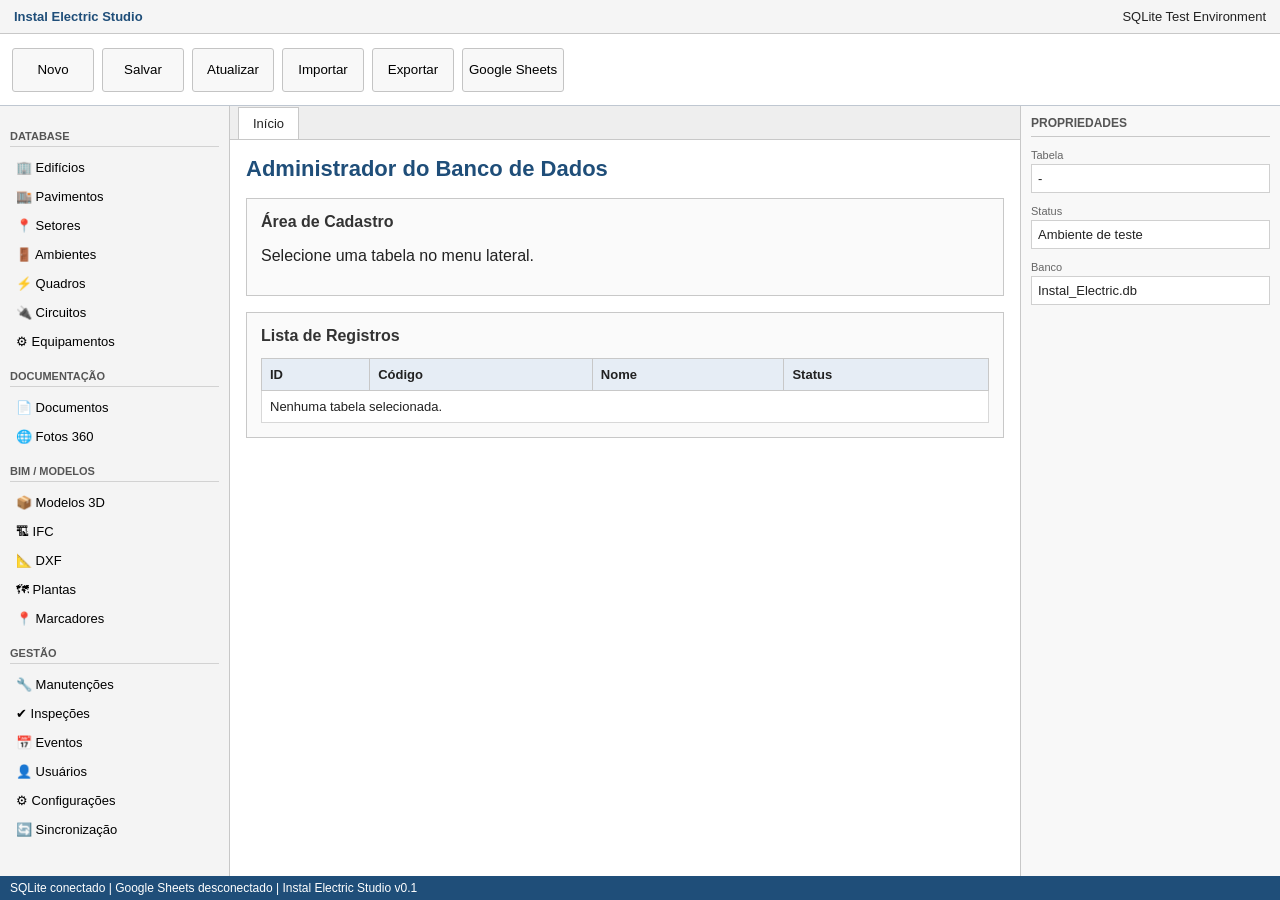
<file: 03_database/teste_sqlite.html>
<!DOCTYPE html>
<html lang="pt-BR">
<head>
  <meta charset="UTF-8">
  <title>Instal Electric Studio</title>
  <link rel="stylesheet" href="css/style.css">
</head>
<body>

<div class="app">

  <header class="topbar">
    <div class="title">Instal Electric Studio</div>
    <div class="user">SQLite Test Environment</div>
  </header>

  <nav class="ribbon">
    <button>Novo</button>
    <button>Salvar</button>
    <button>Atualizar</button>
    <button>Importar</button>
    <button>Exportar</button>
    <button>Google Sheets</button>
  </nav>

  <main class="workspace">

    <aside class="sidebar">
      <h3>DATABASE</h3>

      <button onclick="abrirTabela('edificios')">🏢 Edifícios</button>
      <button onclick="abrirTabela('pavimentos')">🏬 Pavimentos</button>
      <button onclick="abrirTabela('setores')">📍 Setores</button>
      <button onclick="abrirTabela('ambientes')">🚪 Ambientes</button>
      <button onclick="abrirTabela('quadros')">⚡ Quadros</button>
      <button onclick="abrirTabela('circuitos')">🔌 Circuitos</button>
      <button onclick="abrirTabela('equipamentos')">⚙ Equipamentos</button>

      <h3>DOCUMENTAÇÃO</h3>
      <button onclick="abrirTabela('documentos')">📄 Documentos</button>
      <button onclick="abrirTabela('fotos360')">🌐 Fotos 360</button>

      <h3>BIM / MODELOS</h3>
      <button onclick="abrirTabela('modelos3d')">📦 Modelos 3D</button>
      <button onclick="abrirTabela('arquivos_ifc')">🏗 IFC</button>
      <button onclick="abrirTabela('arquivos_dxf')">📐 DXF</button>
      <button onclick="abrirTabela('plantas')">🗺 Plantas</button>
      <button onclick="abrirTabela('marcadores')">📍 Marcadores</button>

      <h3>GESTÃO</h3>
      <button onclick="abrirTabela('manutencoes')">🔧 Manutenções</button>
      <button onclick="abrirTabela('inspecoes')">✔ Inspeções</button>
      <button onclick="abrirTabela('eventos')">📅 Eventos</button>
      <button onclick="abrirTabela('usuarios')">👤 Usuários</button>
      <button onclick="abrirTabela('configuracoes')">⚙ Configurações</button>
      <button onclick="abrirTabela('sincronizacao')">🔄 Sincronização</button>
    </aside>

    <section class="main-panel">
      <div class="tabs">
        <div class="tab active" id="abaAtual">Início</div>
      </div>

      <div class="content">
        <h1 id="tituloModulo">Administrador do Banco de Dados</h1>

        <div class="form-box">
          <h2>Área de Cadastro</h2>
          <p id="descricaoModulo">Selecione uma tabela no menu lateral.</p>
        </div>

        <div class="table-box">
          <h2>Lista de Registros</h2>
          <table>
            <thead>
              <tr>
                <th>ID</th>
                <th>Código</th>
                <th>Nome</th>
                <th>Status</th>
              </tr>
            </thead>
            <tbody>
              <tr>
                <td colspan="4">Nenhuma tabela selecionada.</td>
              </tr>
            </tbody>
          </table>
        </div>
      </div>
    </section>

    <aside class="properties">
      <h3>PROPRIEDADES</h3>
      <div class="prop">
        <label>Tabela</label>
        <span id="propTabela">-</span>
      </div>
      <div class="prop">
        <label>Status</label>
        <span>Ambiente de teste</span>
      </div>
      <div class="prop">
        <label>Banco</label>
        <span>Instal_Electric.db</span>
      </div>
    </aside>

  </main>

  <footer class="statusbar">
    SQLite conectado | Google Sheets desconectado | Instal Electric Studio v0.1
  </footer>

</div>

<script src="js/app.js"></script>
</body>
</html>
</file>
<file: 03_database/css/style.css>
* {
  box-sizing: border-box;
}

body {
  margin: 0;
  font-family: Arial, Helvetica, sans-serif;
  background: #e9ecef;
  color: #222;
}

.app {
  height: 100vh;
  display: flex;
  flex-direction: column;
}

.topbar {
  height: 34px;
  background: #f5f5f5;
  border-bottom: 1px solid #c8c8c8;
  display: flex;
  justify-content: space-between;
  align-items: center;
  padding: 0 14px;
  font-size: 13px;
}

.title {
  font-weight: bold;
  color: #1f4e79;
}

.ribbon {
  height: 72px;
  background: #ffffff;
  border-bottom: 1px solid #bfc7d1;
  display: flex;
  align-items: center;
  gap: 8px;
  padding: 8px 12px;
}

.ribbon button {
  height: 44px;
  min-width: 82px;
  border: 1px solid #c4c4c4;
  background: #f8f8f8;
  cursor: pointer;
  border-radius: 3px;
}

.ribbon button:hover {
  background: #e7f1fb;
  border-color: #7aa7d9;
}

.workspace {
  flex: 1;
  display: grid;
  grid-template-columns: 230px 1fr 260px;
  min-height: 0;
}

.sidebar {
  background: #f4f4f4;
  border-right: 1px solid #c8c8c8;
  padding: 10px;
  overflow-y: auto;
}

.sidebar h3 {
  font-size: 11px;
  margin: 14px 0 6px;
  color: #555;
  border-bottom: 1px solid #d2d2d2;
  padding-bottom: 4px;
}

.sidebar button {
  display: block;
  width: 100%;
  text-align: left;
  background: transparent;
  border: none;
  padding: 7px 6px;
  cursor: pointer;
  font-size: 13px;
  border-radius: 3px;
}

.sidebar button:hover {
  background: #dceeff;
}

.main-panel {
  background: #ffffff;
  display: flex;
  flex-direction: column;
  min-width: 0;
}

.tabs {
  height: 34px;
  background: #eeeeee;
  border-bottom: 1px solid #c8c8c8;
  display: flex;
  align-items: end;
  padding-left: 8px;
}

.tab {
  background: #ffffff;
  border: 1px solid #c8c8c8;
  border-bottom: none;
  padding: 8px 14px;
  font-size: 13px;
}

.content {
  padding: 16px;
  overflow: auto;
}

.content h1 {
  font-size: 22px;
  margin: 0 0 16px;
  color: #1f4e79;
}

.form-box,
.table-box {
  border: 1px solid #c8c8c8;
  background: #fafafa;
  padding: 14px;
  margin-bottom: 16px;
}

.form-box h2,
.table-box h2 {
  font-size: 16px;
  margin-top: 0;
  color: #333;
}

table {
  width: 100%;
  border-collapse: collapse;
  background: #ffffff;
}

th {
  background: #e6edf5;
  border: 1px solid #c8c8c8;
  padding: 8px;
  text-align: left;
  font-size: 13px;
}

td {
  border: 1px solid #d8d8d8;
  padding: 8px;
  font-size: 13px;
}

.properties {
  background: #f8f8f8;
  border-left: 1px solid #c8c8c8;
  padding: 10px;
  overflow-y: auto;
}

.properties h3 {
  font-size: 12px;
  margin-top: 0;
  color: #555;
  border-bottom: 1px solid #c8c8c8;
  padding-bottom: 6px;
}

.prop {
  margin-bottom: 12px;
}

.prop label {
  display: block;
  font-size: 11px;
  color: #666;
}

.prop span {
  display: block;
  font-size: 13px;
  background: #ffffff;
  border: 1px solid #d0d0d0;
  padding: 6px;
  margin-top: 3px;
}

.statusbar {
  height: 24px;
  background: #1f4e79;
  color: #ffffff;
  font-size: 12px;
  display: flex;
  align-items: center;
  padding: 0 10px;
}
</file>
